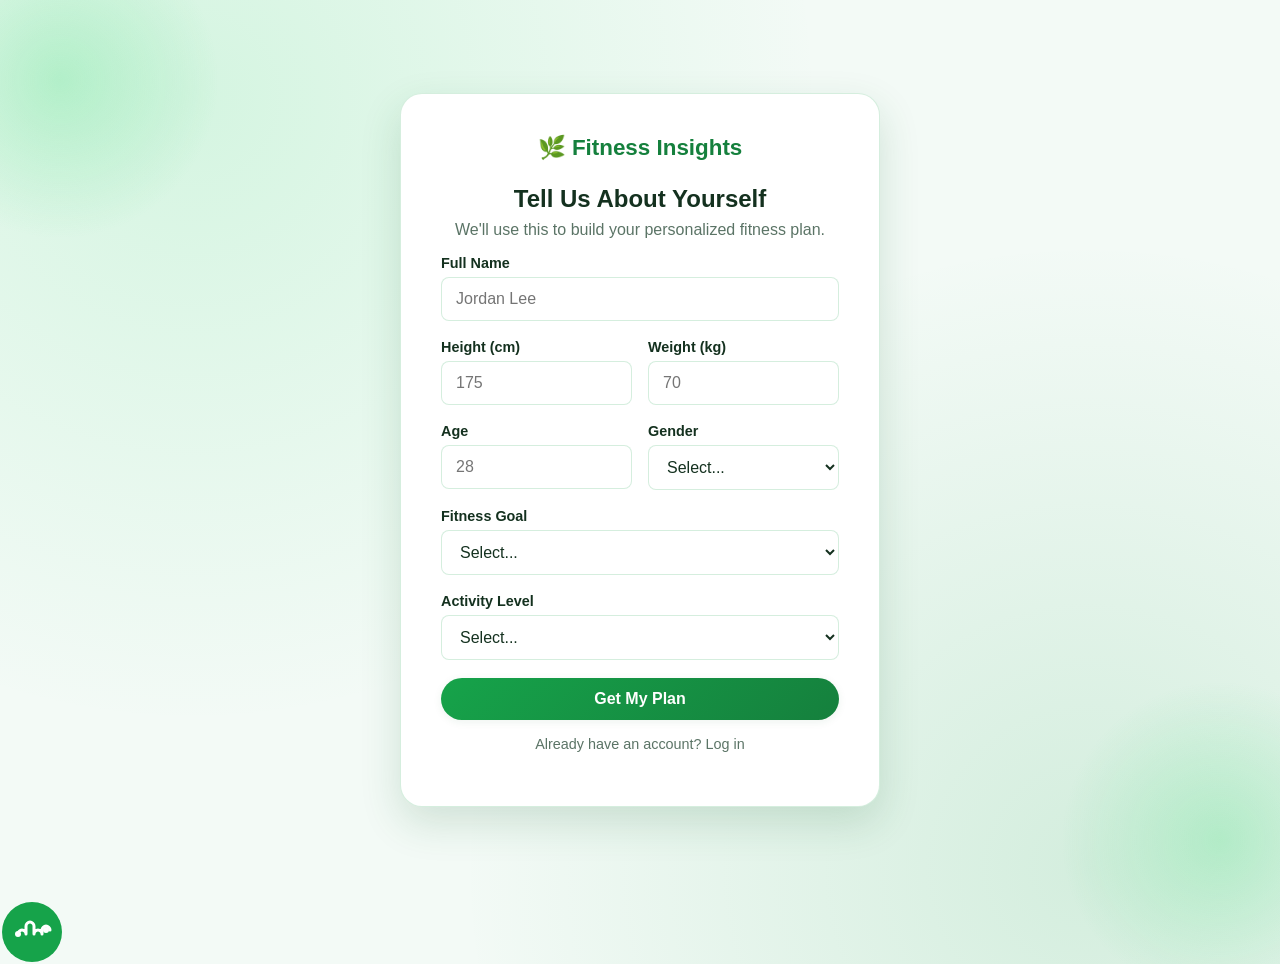
<file: index.html>
<!DOCTYPE html>
<html lang="en">
<head>
<meta charset="UTF-8">
<meta name="viewport" content="width=device-width, initial-scale=1.0">
<title>Fitness Insights - Get Started</title>
<link rel="stylesheet" href="css/style.css">
<link rel="stylesheet" href="css/responsive.css">
</head>
<body data-page="index">

<div class="auth-shell">
  <div class="auth-card">
    <a href="index.html" class="auth-brand">🌿 Fitness Insights</a>
    <h1 id="form-title">Tell Us About Yourself</h1>
    <p style="text-align:center;color:var(--color-text-muted);margin-top:-8px;">We'll use this to build your personalized fitness plan.</p>

    <form id="fitness-form" novalidate>
      <div class="form-group">
        <label for="fullName">Full Name</label>
        <input type="text" id="fullName" name="fullName" placeholder="Jordan Lee" required>
      </div>

      <div class="form-row">
        <div class="form-group">
          <label for="height">Height (cm)</label>
          <input type="number" id="height" name="height" min="100" max="250" placeholder="175" required>
        </div>
        <div class="form-group">
          <label for="weight">Weight (kg)</label>
          <input type="number" id="weight" name="weight" min="30" max="300" placeholder="70" required>
        </div>
      </div>

      <div class="form-row">
        <div class="form-group">
          <label for="age">Age</label>
          <input type="number" id="age" name="age" min="10" max="100" placeholder="28" required>
        </div>
        <div class="form-group">
          <label for="gender">Gender</label>
          <select id="gender" name="gender" required>
            <option value="" disabled selected>Select...</option>
            <option value="male">Male</option>
            <option value="female">Female</option>
          </select>
        </div>
      </div>

      <div class="form-group">
        <label for="goal">Fitness Goal</label>
        <select id="goal" name="goal" required>
          <option value="" disabled selected>Select...</option>
          <option value="lose-weight">Lose Weight</option>
          <option value="gain-muscle">Gain Muscle</option>
          <option value="maintain">Maintain Weight</option>
          <option value="endurance">Improve Endurance</option>
        </select>
      </div>

      <div class="form-group">
        <label for="activityLevel">Activity Level</label>
        <select id="activityLevel" name="activityLevel" required>
          <option value="" disabled selected>Select...</option>
          <option value="sedentary">Sedentary (little or no exercise)</option>
          <option value="light">Lightly Active (1-3 days/week)</option>
          <option value="moderate">Moderately Active (3-5 days/week)</option>
          <option value="active">Active (6-7 days/week)</option>
          <option value="very-active">Very Active (hard exercise daily)</option>
        </select>
      </div>

      <button type="submit" class="btn btn-primary btn-block">Get My Plan</button>
    </form>

    <p class="auth-switch">Already have an account? <a href="login.html">Log in</a></p>
  </div>
</div>

<script src="js/data.js"></script>
<script src="js/bmi.js"></script>
<script src="js/recommendation.js"></script>
<script src="js/app.js"></script>
<script src="logo.js"></script>
</body>
</html>
</file>
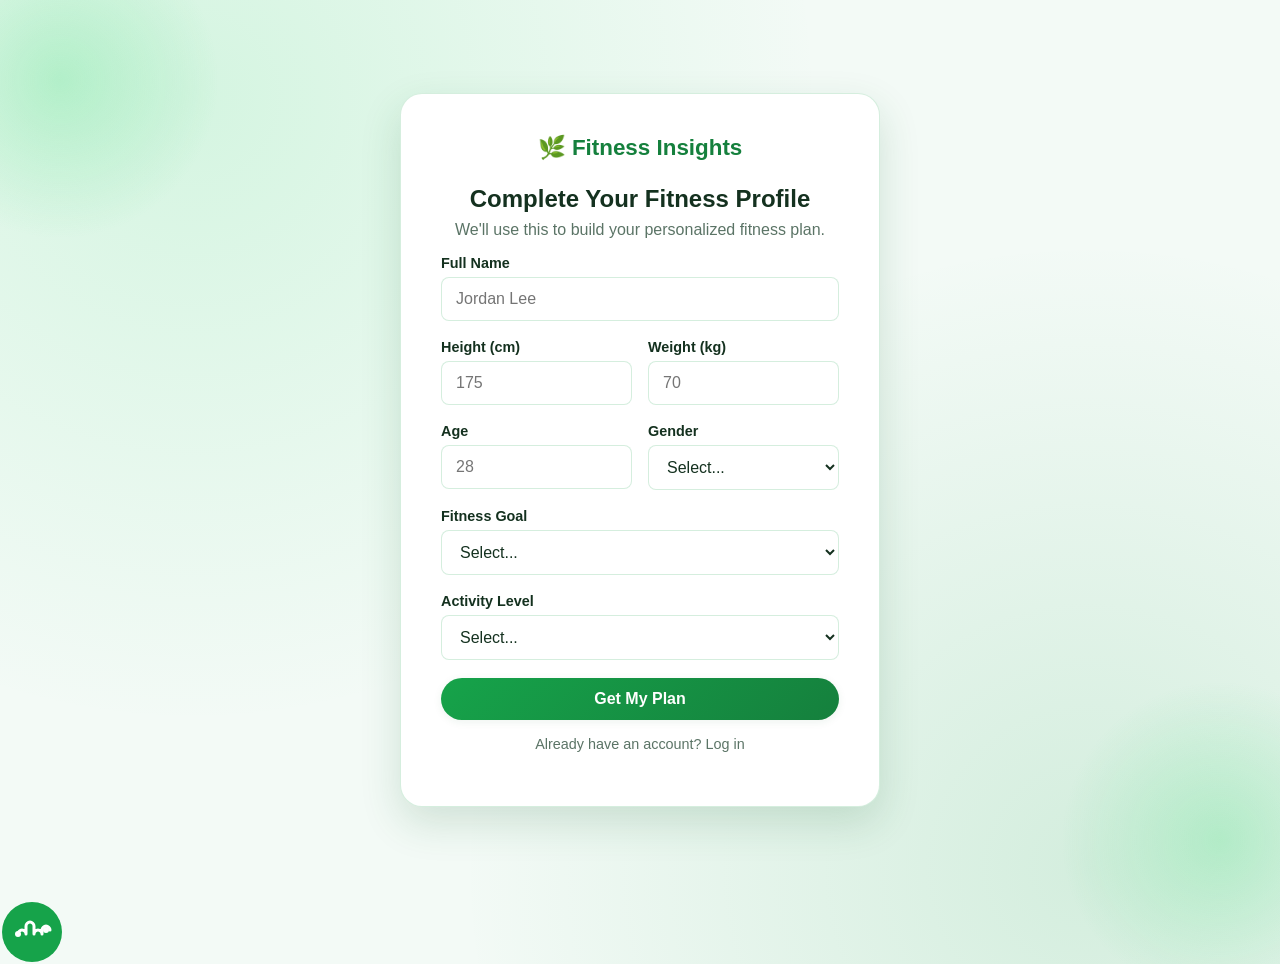
<file: calories.html>
<!DOCTYPE html>
<html lang="en">
<head>
<meta charset="UTF-8">
<meta name="viewport" content="width=device-width, initial-scale=1.0">
<title>Fitness Insights - Calories</title>
<link rel="stylesheet" href="css/style.css">
<link rel="stylesheet" href="css/responsive.css">
</head>
<body data-page="calories">

<nav class="top-nav">
  <div class="nav-container">
    <a href="home.html" class="nav-brand">🌿 Fitness Insights</a>
    <button class="nav-toggle" id="nav-toggle" aria-label="Toggle navigation">☰</button>
    <ul class="nav-links" id="nav-links">
      <li><a href="home.html">Home</a></li>
      <li><a href="profile.html">Profile</a></li>
      <li><a href="workout.html">Workout</a></li>
      <li><a href="exercises.html">Exercises</a></li>
      <li><a href="nutrition.html">Nutrition</a></li>
      <li><a href="calories.html">Calories</a></li>
      <li><a href="schedule.html">Schedule</a></li>
      <li><a href="level.html">Level</a></li>
    </ul>
    <div class="nav-user" id="nav-user-badge"></div>
  </div>
</nav>

<div class="container page-shell">
  <div class="page-header">
    <h1>Your Calorie Targets</h1>
    <p>Calculated from the Mifflin-St Jeor equation using your stored profile.</p>
  </div>

  <div class="profile-summary-grid" style="margin-bottom:24px;">
    <div class="profile-stat"><span class="stat-label">Weight</span><span class="stat-value" id="calories-weight">-</span></div>
    <div class="profile-stat"><span class="stat-label">Height</span><span class="stat-value" id="calories-height">-</span></div>
    <div class="profile-stat"><span class="stat-label">BMI</span><span class="stat-value" id="calories-bmi">-</span></div>
  </div>

  <div class="card-grid">
    <div class="card">
      <h2>BMR</h2>
      <p style="font-size:1.5rem; font-weight:800; color:var(--color-primary-dark);" id="calories-bmr">-</p>
      <p>Calories your body burns at complete rest.</p>
    </div>
    <div class="card">
      <h2>Maintenance</h2>
      <p style="font-size:1.5rem; font-weight:800; color:var(--color-primary-dark);" id="calories-maintenance">-</p>
      <p>Calories to maintain your current weight.</p>
    </div>
    <div class="card">
      <h2>Weight Loss</h2>
      <p style="font-size:1.5rem; font-weight:800; color:var(--color-primary-dark);" id="calories-loss">-</p>
      <p>A ~500 kcal deficit for steady fat loss.</p>
    </div>
    <div class="card">
      <h2>Weight Gain</h2>
      <p style="font-size:1.5rem; font-weight:800; color:var(--color-primary-dark);" id="calories-gain">-</p>
      <p>A ~500 kcal surplus for lean muscle gain.</p>
    </div>
  </div>

  <div class="page-stepper">
    <a href="nutrition.html" class="btn btn-outline btn-sm">← Back: Nutrition</a>
    <a href="schedule.html" class="btn btn-primary btn-sm">Next: Schedule →</a>
  </div>
</div>

<nav class="bottom-nav">
  <a href="home.html" class="bottom-nav-item">🏠<span>Home</span></a>
  <a href="workout.html" class="bottom-nav-item">🏋️<span>Workouts</span></a>
  <a href="exercises.html" class="bottom-nav-item">💪<span>Exercises</span></a>
  <a href="calories.html" class="bottom-nav-item">🔥<span>Calories</span></a>
  <a href="profile.html" class="bottom-nav-item">👤<span>Profile</span></a>
  <a href="level.html" class="bottom-nav-item">🏆<span>Level</span></a>
</nav>

<script src="js/data.js"></script>
<script src="js/bmi.js"></script>
<script src="js/recommendation.js"></script>
<script src="js/calories.js"></script>
<script src="js/app.js"></script>
<script src="logo.js"></script>
</body>
</html>
</file>
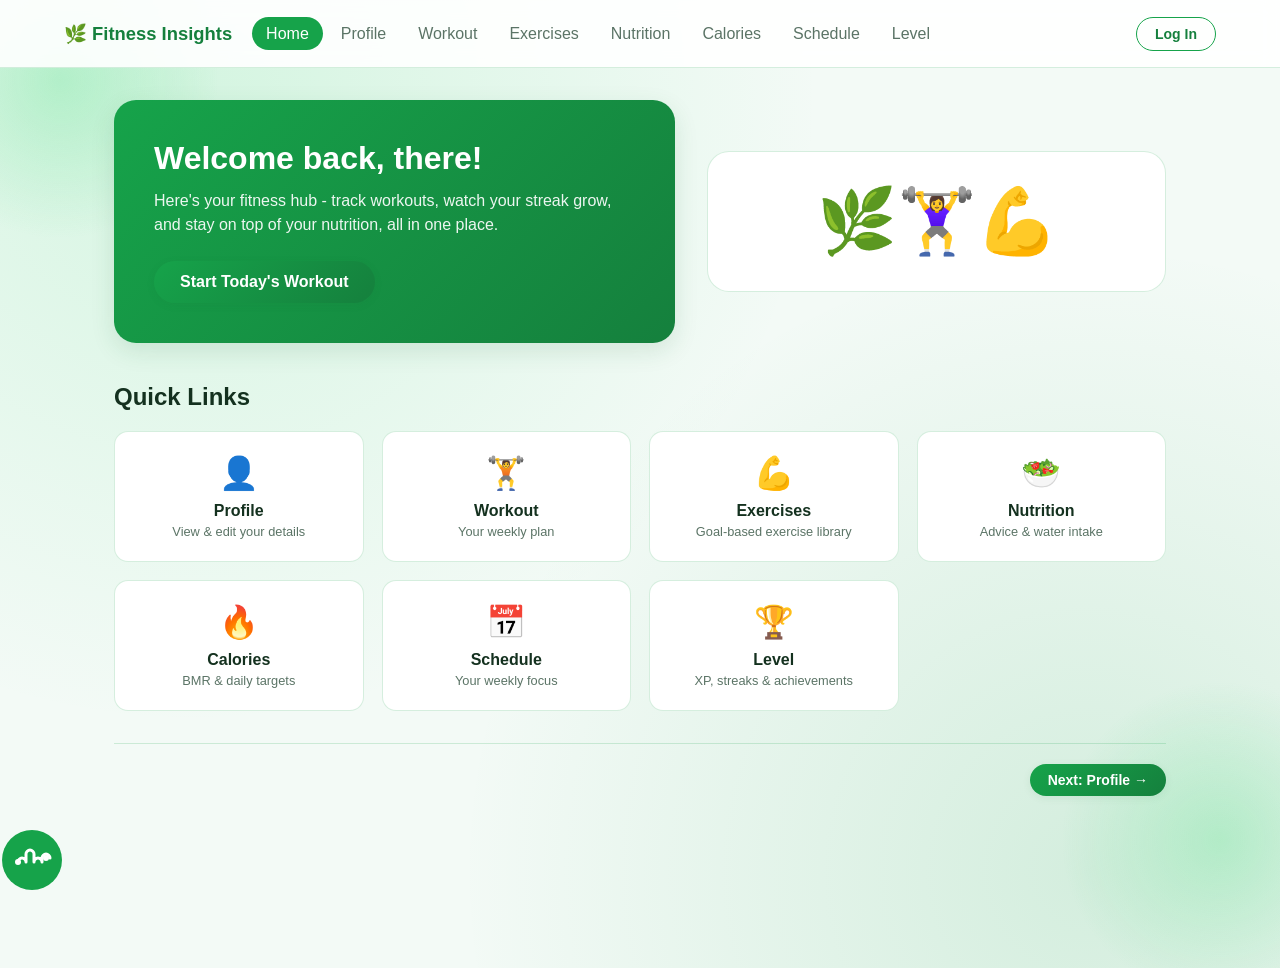
<file: home.html>
<!DOCTYPE html>
<html lang="en">
<head>
<meta charset="UTF-8">
<meta name="viewport" content="width=device-width, initial-scale=1.0">
<title>Fitness Insights - Home</title>
<link rel="stylesheet" href="css/style.css">
<link rel="stylesheet" href="css/responsive.css">
<link rel="stylesheet" href="css/home.css">
</head>
<body data-page="home">

<nav class="top-nav">
  <div class="nav-container">
    <a href="home.html" class="nav-brand">🌿 Fitness Insights</a>
    <button class="nav-toggle" id="nav-toggle" aria-label="Toggle navigation">☰</button>
    <ul class="nav-links" id="nav-links">
      <li><a href="home.html">Home</a></li>
      <li><a href="profile.html">Profile</a></li>
      <li><a href="workout.html">Workout</a></li>
      <li><a href="exercises.html">Exercises</a></li>
      <li><a href="nutrition.html">Nutrition</a></li>
      <li><a href="calories.html">Calories</a></li>
      <li><a href="schedule.html">Schedule</a></li>
      <li><a href="level.html">Level</a></li>
    </ul>
    <div class="nav-user" id="nav-user-badge"></div>
  </div>
</nav>

<div class="container page-shell">

  <section class="home-hero">
    <div class="home-hero-panel">
      <h1>Welcome back, <span id="home-hero-name">there</span>!</h1>
      <p>Here's your fitness hub - track workouts, watch your streak grow, and stay on top of your nutrition, all in one place.</p>
      <a href="workout.html" class="btn btn-primary">Start Today's Workout</a>
    </div>
    <div class="home-hero-art">🌿🏋️‍♀️💪</div>
  </section>

  <h2>Quick Links</h2>
  <div class="quick-links-grid">
    <a class="quick-link-card" href="profile.html">
      <span class="quick-link-icon">👤</span>
      <h3>Profile</h3>
      <p>View & edit your details</p>
    </a>
    <a class="quick-link-card" href="workout.html">
      <span class="quick-link-icon">🏋️</span>
      <h3>Workout</h3>
      <p>Your weekly plan</p>
    </a>
    <a class="quick-link-card" href="exercises.html">
      <span class="quick-link-icon">💪</span>
      <h3>Exercises</h3>
      <p>Goal-based exercise library</p>
    </a>
    <a class="quick-link-card" href="nutrition.html">
      <span class="quick-link-icon">🥗</span>
      <h3>Nutrition</h3>
      <p>Advice & water intake</p>
    </a>
    <a class="quick-link-card" href="calories.html">
      <span class="quick-link-icon">🔥</span>
      <h3>Calories</h3>
      <p>BMR & daily targets</p>
    </a>
    <a class="quick-link-card" href="schedule.html">
      <span class="quick-link-icon">📅</span>
      <h3>Schedule</h3>
      <p>Your weekly focus</p>
    </a>
    <a class="quick-link-card" href="level.html">
      <span class="quick-link-icon">🏆</span>
      <h3>Level</h3>
      <p>XP, streaks & achievements</p>
    </a>
  </div>

  <div class="page-stepper">
    <span class="stepper-spacer"></span>
    <a href="profile.html" class="btn btn-primary btn-sm">Next: Profile →</a>
  </div>

</div>

<nav class="bottom-nav">
  <a href="home.html" class="bottom-nav-item">🏠<span>Home</span></a>
  <a href="workout.html" class="bottom-nav-item">🏋️<span>Workouts</span></a>
  <a href="exercises.html" class="bottom-nav-item">💪<span>Exercises</span></a>
  <a href="calories.html" class="bottom-nav-item">🔥<span>Calories</span></a>
  <a href="profile.html" class="bottom-nav-item">👤<span>Profile</span></a>
  <a href="level.html" class="bottom-nav-item">🏆<span>Level</span></a>
</nav>

<script src="js/app.js"></script>
<script src="logo.js"></script>
</body>
</html>
</file>
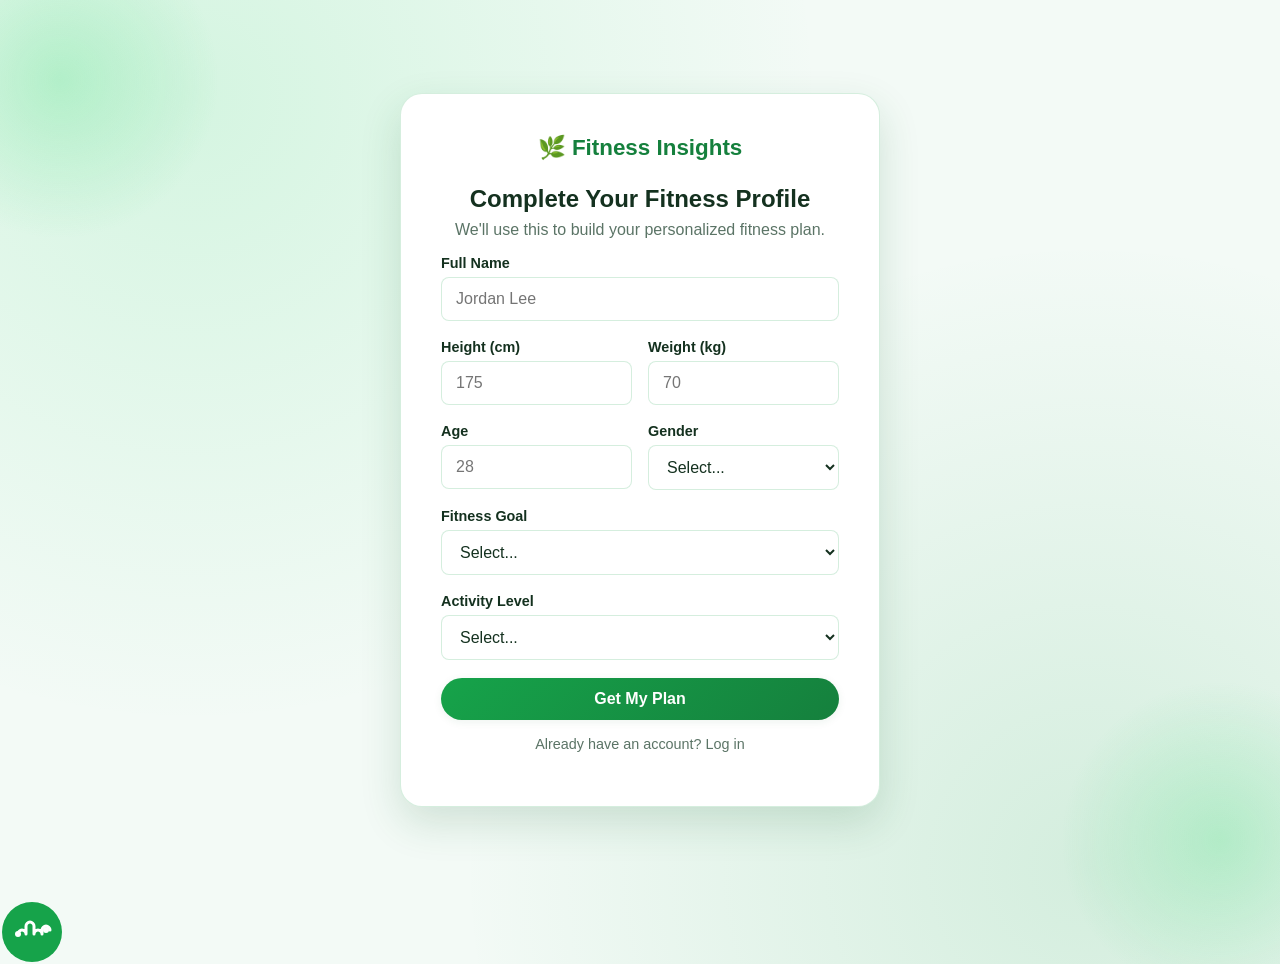
<file: level.html>
<!DOCTYPE html>
<html lang="en">
<head>
<meta charset="UTF-8">
<meta name="viewport" content="width=device-width, initial-scale=1.0">
<title>Fitness Insights - Level</title>
<link rel="stylesheet" href="css/style.css">
<link rel="stylesheet" href="css/responsive.css">
<link rel="stylesheet" href="css/dashboard.css">
</head>
<body data-page="level">

<nav class="top-nav">
  <div class="nav-container">
    <a href="home.html" class="nav-brand">🌿 Fitness Insights</a>
    <button class="nav-toggle" id="nav-toggle" aria-label="Toggle navigation">☰</button>
    <ul class="nav-links" id="nav-links">
      <li><a href="home.html">Home</a></li>
      <li><a href="profile.html">Profile</a></li>
      <li><a href="workout.html">Workout</a></li>
      <li><a href="exercises.html">Exercises</a></li>
      <li><a href="nutrition.html">Nutrition</a></li>
      <li><a href="calories.html">Calories</a></li>
      <li><a href="schedule.html">Schedule</a></li>
      <li><a href="level.html">Level</a></li>
    </ul>
    <div class="nav-user" id="nav-user-badge"></div>
  </div>
</nav>

<div class="container page-shell">
  <div class="page-header">
    <h1>Your Progress</h1>
    <p>Commitment, level, streak, and achievements - all in one dashboard.</p>
  </div>

  <div class="card-grid" style="margin-bottom:28px;">
    <div class="glass-card" style="text-align:center;">
      <h2>Commitment</h2>
      <div class="commitment-ring-wrap">
        <svg width="160" height="160" viewBox="0 0 140 140">
          <circle class="commitment-ring-track" cx="70" cy="70" r="54"></circle>
          <circle class="commitment-ring-progress" id="commitment-ring-progress" cx="70" cy="70" r="54"></circle>
        </svg>
        <span class="commitment-ring-label" id="commitment-ring-label">0%</span>
      </div>
    </div>

    <div class="glass-card">
      <h2>Level</h2>
      <p style="font-size:1.6rem; font-weight:800; color:var(--color-primary-dark);" id="level-badge-name">Bronze</p>
      <div class="progress-bar-track"><div class="progress-bar-fill" id="level-xp-bar-fill"></div></div>
      <p id="level-xp-text" style="margin-bottom:0; color:var(--color-text-muted); font-size:0.85rem;">0 / 200 XP to Silver</p>
    </div>

    <div class="glass-card">
      <h2>Streak</h2>
      <p style="font-size:1.6rem; font-weight:800; color:var(--color-primary-dark);" id="streak-count">0 days</p>
      <p style="color:var(--color-text-muted); font-size:0.85rem;">Keep completing workouts daily to grow your streak.</p>
    </div>
  </div>

  <div class="profile-summary-grid" style="margin-bottom:28px;">
    <div class="profile-stat"><span class="stat-label">Completed This Week</span><span class="stat-value" id="stat-completed">0</span></div>
    <div class="profile-stat"><span class="stat-label">Remaining This Week</span><span class="stat-value" id="stat-remaining">0</span></div>
    <div class="profile-stat"><span class="stat-label">Calories Burned</span><span class="stat-value" id="stat-calories">0 kcal</span></div>
    <div class="profile-stat"><span class="stat-label">Total XP</span><span class="stat-value" id="stat-total-xp">0 XP</span></div>
  </div>

  <div class="card-grid" style="margin-bottom:28px;">
    <div class="card">
      <h2>Weekly Progress</h2>
      <div class="progress-bar-track"><div class="progress-bar-fill" id="weekly-progress-bar"></div></div>
    </div>
    <div class="card">
      <h2>Monthly Progress</h2>
      <div class="progress-bar-track"><div class="progress-bar-fill" id="monthly-progress-bar"></div></div>
    </div>
    <div class="card">
      <h2>XP Progress</h2>
      <div class="progress-bar-track"><div class="progress-bar-fill" id="xp-progress-bar"></div></div>
    </div>
  </div>

  <section>
    <h2>Achievements</h2>
    <div class="achievements-grid" id="achievements-grid"></div>
  </section>

  <div class="page-stepper">
    <a href="schedule.html" class="btn btn-outline btn-sm">← Back: Schedule</a>
    <a href="home.html" class="btn btn-primary btn-sm">Next: Home →</a>
  </div>
</div>

<nav class="bottom-nav">
  <a href="home.html" class="bottom-nav-item">🏠<span>Home</span></a>
  <a href="workout.html" class="bottom-nav-item">🏋️<span>Workouts</span></a>
  <a href="exercises.html" class="bottom-nav-item">💪<span>Exercises</span></a>
  <a href="calories.html" class="bottom-nav-item">🔥<span>Calories</span></a>
  <a href="profile.html" class="bottom-nav-item">👤<span>Profile</span></a>
  <a href="level.html" class="bottom-nav-item">🏆<span>Level</span></a>
</nav>

<script src="js/data.js"></script>
<script src="js/app.js"></script>
<script src="js/fitness-state.js"></script>
<script src="js/level-page.js"></script>
<script src="logo.js"></script>
</body>
</html>
</file>
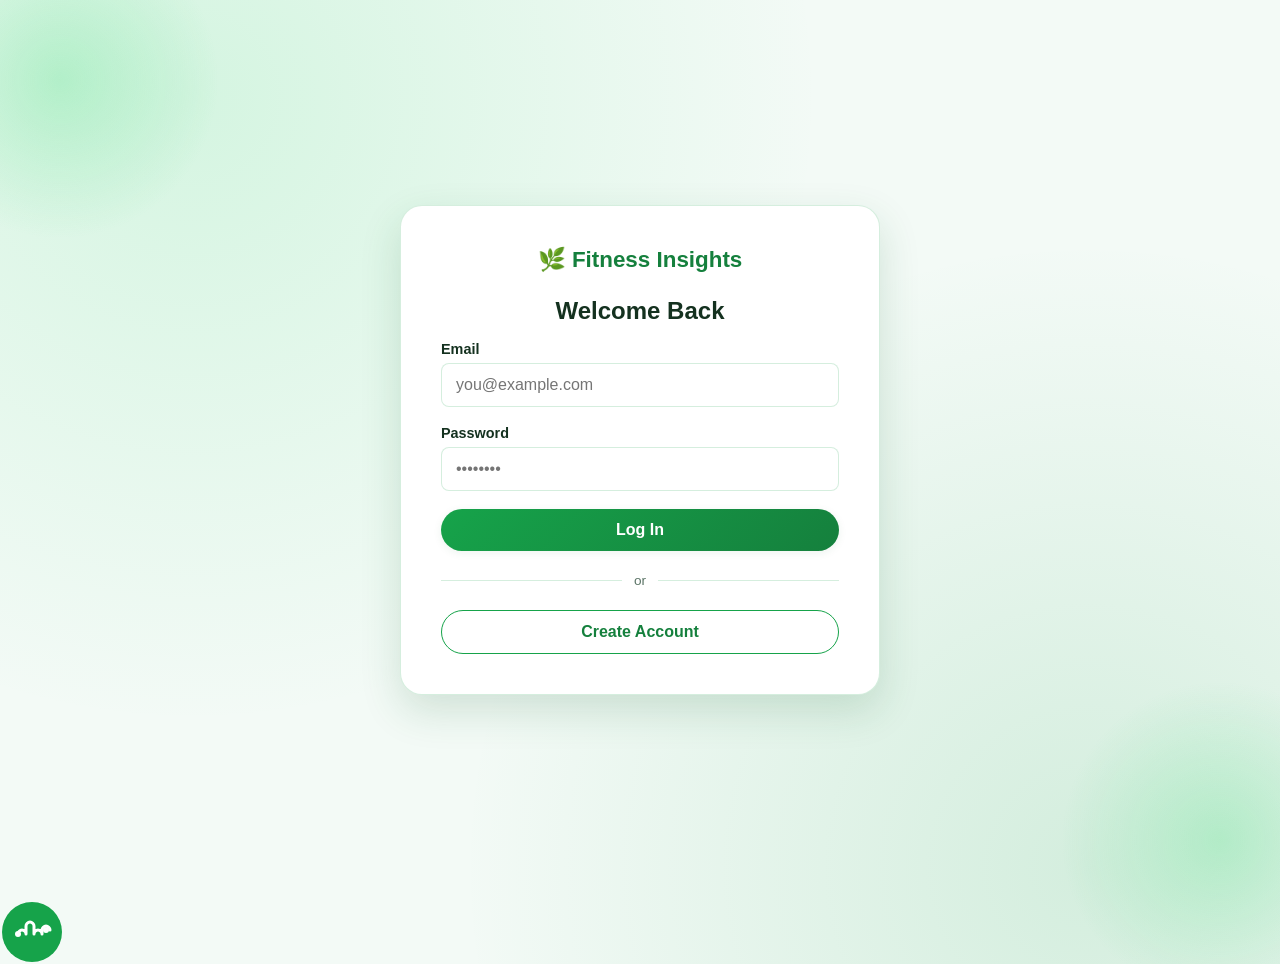
<file: login.html>
<!DOCTYPE html>
<html lang="en">
<head>
<meta charset="UTF-8">
<meta name="viewport" content="width=device-width, initial-scale=1.0">
<title>Fitness Insights - Log In</title>
<link rel="stylesheet" href="css/style.css">
<link rel="stylesheet" href="css/responsive.css">
</head>
<body data-page="login">

<div class="auth-shell">
  <div class="auth-card">
    <a href="index.html" class="auth-brand">🌿 Fitness Insights</a>
    <h1>Welcome Back</h1>

    <form id="login-form" novalidate>
      <div class="form-group">
        <label for="login-email">Email</label>
        <input type="email" id="login-email" name="email" placeholder="you@example.com" required>
      </div>
      <div class="form-group">
        <label for="login-password">Password</label>
        <input type="password" id="login-password" name="password" placeholder="••••••••" required>
      </div>
      <p class="form-error hidden" id="login-error"></p>
      <button type="submit" class="btn btn-primary btn-block">Log In</button>
    </form>

    <div class="auth-divider">or</div>
    <button type="button" class="btn btn-outline btn-block" id="show-register-btn">Create Account</button>

    <div class="hidden" id="inline-register-section" style="margin-top:24px;">
      <h1 style="font-size:1.2rem;">Create Your Account</h1>
      <form id="inline-register-form" novalidate>
        <div class="form-group">
          <label for="reg-fullname">Full Name</label>
          <input type="text" id="reg-fullname" name="fullName" placeholder="Jordan Lee" required>
        </div>
        <div class="form-group">
          <label for="reg-email">Email</label>
          <input type="email" id="reg-email" name="email" placeholder="you@example.com" required>
        </div>
        <div class="form-group">
          <label for="reg-password">Password</label>
          <input type="password" id="reg-password" name="password" minlength="6" placeholder="At least 6 characters" required>
        </div>
        <button type="submit" class="btn btn-primary btn-block">Create Account</button>
      </form>
    </div>
  </div>
</div>

<script src="js/app.js"></script>
<script src="logo.js"></script>
</body>
</html>
</file>
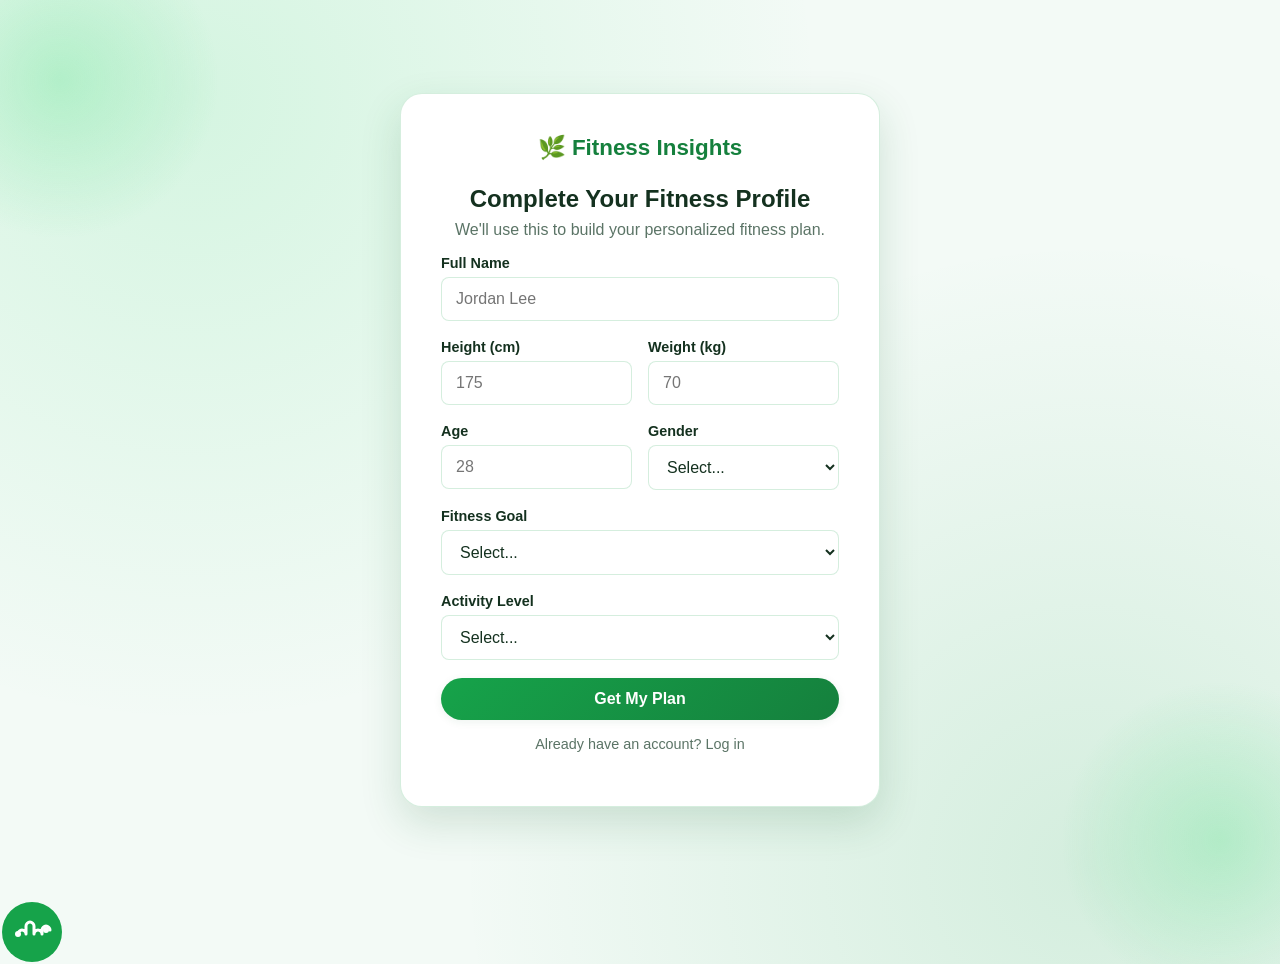
<file: nutrition.html>
<!DOCTYPE html>
<html lang="en">
<head>
<meta charset="UTF-8">
<meta name="viewport" content="width=device-width, initial-scale=1.0">
<title>Fitness Insights - Nutrition</title>
<link rel="stylesheet" href="css/style.css">
<link rel="stylesheet" href="css/responsive.css">
</head>
<body data-page="nutrition">

<nav class="top-nav">
  <div class="nav-container">
    <a href="home.html" class="nav-brand">🌿 Fitness Insights</a>
    <button class="nav-toggle" id="nav-toggle" aria-label="Toggle navigation">☰</button>
    <ul class="nav-links" id="nav-links">
      <li><a href="home.html">Home</a></li>
      <li><a href="profile.html">Profile</a></li>
      <li><a href="workout.html">Workout</a></li>
      <li><a href="exercises.html">Exercises</a></li>
      <li><a href="nutrition.html">Nutrition</a></li>
      <li><a href="calories.html">Calories</a></li>
      <li><a href="schedule.html">Schedule</a></li>
      <li><a href="level.html">Level</a></li>
    </ul>
    <div class="nav-user" id="nav-user-badge"></div>
  </div>
</nav>

<div class="container page-shell">
  <div class="page-header">
    <h1>Nutrition for <span id="nutrition-goal-label">Your Goal</span></h1>
    <p>Fuel your body the right way to support your fitness goal.</p>
  </div>

  <section class="card" style="margin-bottom:24px;">
    <h2>Advice</h2>
    <p id="nutrition-advice">-</p>
    <ul class="tips-list" id="nutrition-tips"></ul>
  </section>

  <section class="card">
    <h2>Recommended Water Intake</h2>
    <p style="font-size:1.6rem; font-weight:800; color:var(--color-primary-dark);" id="water-intake">-</p>
  </section>

  <div class="page-stepper">
    <a href="exercises.html" class="btn btn-outline btn-sm">← Back: Exercises</a>
    <a href="calories.html" class="btn btn-primary btn-sm">Next: Calories →</a>
  </div>
</div>

<nav class="bottom-nav">
  <a href="home.html" class="bottom-nav-item">🏠<span>Home</span></a>
  <a href="workout.html" class="bottom-nav-item">🏋️<span>Workouts</span></a>
  <a href="exercises.html" class="bottom-nav-item">💪<span>Exercises</span></a>
  <a href="calories.html" class="bottom-nav-item">🔥<span>Calories</span></a>
  <a href="profile.html" class="bottom-nav-item">👤<span>Profile</span></a>
  <a href="level.html" class="bottom-nav-item">🏆<span>Level</span></a>
</nav>

<script src="js/data.js"></script>
<script src="js/bmi.js"></script>
<script src="js/recommendation.js"></script>
<script src="js/app.js"></script>
<script src="logo.js"></script>
</body>
</html>
</file>
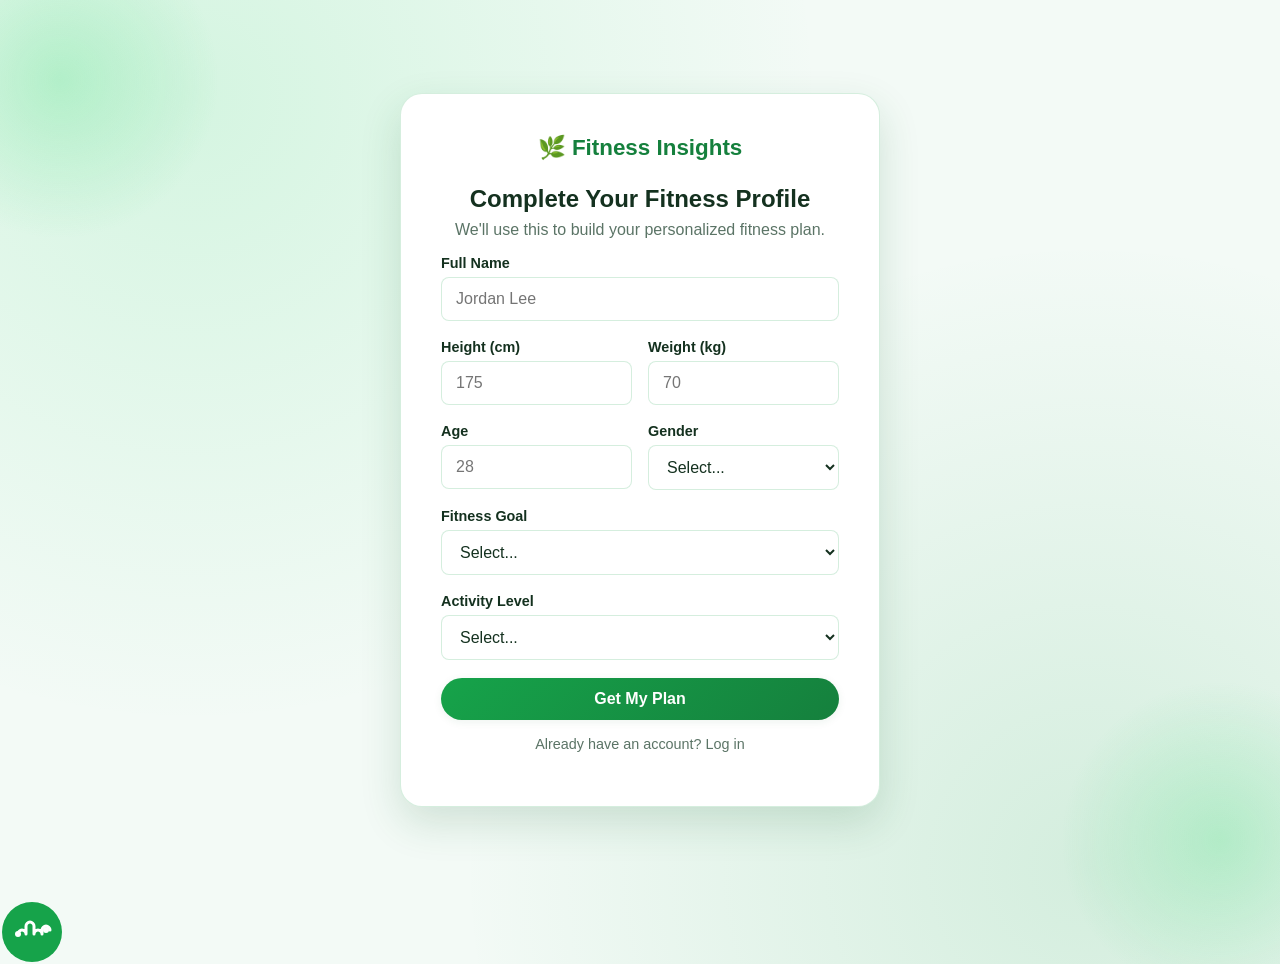
<file: profile.html>
<!DOCTYPE html>
<html lang="en">
<head>
<meta charset="UTF-8">
<meta name="viewport" content="width=device-width, initial-scale=1.0">
<title>Fitness Insights - Profile</title>
<link rel="stylesheet" href="css/style.css">
<link rel="stylesheet" href="css/responsive.css">
</head>
<body data-page="profile">

<nav class="top-nav">
  <div class="nav-container">
    <a href="home.html" class="nav-brand">🌿 Fitness Insights</a>
    <button class="nav-toggle" id="nav-toggle" aria-label="Toggle navigation">☰</button>
    <ul class="nav-links" id="nav-links">
      <li><a href="home.html">Home</a></li>
      <li><a href="profile.html">Profile</a></li>
      <li><a href="workout.html">Workout</a></li>
      <li><a href="exercises.html">Exercises</a></li>
      <li><a href="nutrition.html">Nutrition</a></li>
      <li><a href="calories.html">Calories</a></li>
      <li><a href="schedule.html">Schedule</a></li>
      <li><a href="level.html">Level</a></li>
    </ul>
    <div class="nav-user" id="nav-user-badge"></div>
  </div>
</nav>

<div class="container page-shell">
  <div class="page-header">
    <h1>Your Profile</h1>
    <p>Review and update the details behind your fitness plan.</p>
  </div>

  <div class="card" id="profile-view">
    <h2 id="summary-name">-</h2>
    <div class="profile-summary-grid">
      <div class="profile-stat"><span class="stat-label">Email</span><span class="stat-value" id="summary-email">-</span></div>
      <div class="profile-stat"><span class="stat-label">Height</span><span class="stat-value" id="summary-height">-</span></div>
      <div class="profile-stat"><span class="stat-label">Weight</span><span class="stat-value" id="summary-weight">-</span></div>
      <div class="profile-stat"><span class="stat-label">Age</span><span class="stat-value" id="summary-age">-</span></div>
      <div class="profile-stat"><span class="stat-label">Gender</span><span class="stat-value" id="summary-gender">-</span></div>
      <div class="profile-stat"><span class="stat-label">Goal</span><span class="stat-value" id="summary-goal">-</span></div>
      <div class="profile-stat"><span class="stat-label">Activity Level</span><span class="stat-value" id="summary-activity">-</span></div>
      <div class="profile-stat"><span class="stat-label">BMI</span><span class="stat-value" id="summary-bmi">-</span></div>
      <div class="profile-stat"><span class="stat-label">BMI Category</span><span class="stat-value" id="summary-bmi-category">-</span></div>
    </div>
    <button type="button" class="btn btn-primary" id="edit-profile-btn" style="margin-top:20px;">Edit Profile</button>
  </div>

  <div class="card hidden" id="profile-edit-section" style="margin-top:24px;">
    <h2>Edit Profile</h2>
    <form id="profile-edit-form" novalidate>
      <div class="form-group">
        <label for="edit-fullName">Full Name</label>
        <input type="text" id="edit-fullName" name="fullName" required>
      </div>
      <div class="form-row">
        <div class="form-group">
          <label for="edit-height">Height (cm)</label>
          <input type="number" id="edit-height" name="height" min="100" max="250" required>
        </div>
        <div class="form-group">
          <label for="edit-weight">Weight (kg)</label>
          <input type="number" id="edit-weight" name="weight" min="30" max="300" required>
        </div>
      </div>
      <div class="form-row">
        <div class="form-group">
          <label for="edit-age">Age</label>
          <input type="number" id="edit-age" name="age" min="10" max="100" required>
        </div>
        <div class="form-group">
          <label for="edit-gender">Gender</label>
          <select id="edit-gender" name="gender" required>
            <option value="male">Male</option>
            <option value="female">Female</option>
          </select>
        </div>
      </div>
      <div class="form-group">
        <label for="edit-goal">Fitness Goal</label>
        <select id="edit-goal" name="goal" required>
          <option value="lose-weight">Lose Weight</option>
          <option value="gain-muscle">Gain Muscle</option>
          <option value="maintain">Maintain Weight</option>
          <option value="endurance">Improve Endurance</option>
        </select>
      </div>
      <div class="form-group">
        <label for="edit-activityLevel">Activity Level</label>
        <select id="edit-activityLevel" name="activityLevel" required>
          <option value="sedentary">Sedentary (little or no exercise)</option>
          <option value="light">Lightly Active (1-3 days/week)</option>
          <option value="moderate">Moderately Active (3-5 days/week)</option>
          <option value="active">Active (6-7 days/week)</option>
          <option value="very-active">Very Active (hard exercise daily)</option>
        </select>
      </div>
      <div style="display:flex; gap:12px;">
        <button type="submit" class="btn btn-primary">Save Changes</button>
        <button type="button" class="btn btn-outline" id="cancel-edit-btn">Cancel</button>
      </div>
    </form>
  </div>

  <div class="page-stepper">
    <a href="home.html" class="btn btn-outline btn-sm">← Back: Home</a>
    <a href="workout.html" class="btn btn-primary btn-sm">Next: Workout →</a>
  </div>
</div>

<nav class="bottom-nav">
  <a href="home.html" class="bottom-nav-item">🏠<span>Home</span></a>
  <a href="workout.html" class="bottom-nav-item">🏋️<span>Workouts</span></a>
  <a href="exercises.html" class="bottom-nav-item">💪<span>Exercises</span></a>
  <a href="calories.html" class="bottom-nav-item">🔥<span>Calories</span></a>
  <a href="profile.html" class="bottom-nav-item">👤<span>Profile</span></a>
  <a href="level.html" class="bottom-nav-item">🏆<span>Level</span></a>
</nav>

<script src="js/data.js"></script>
<script src="js/bmi.js"></script>
<script src="js/app.js"></script>
<script src="js/profile-page.js"></script>
<script src="logo.js"></script>
</body>
</html>
</file>
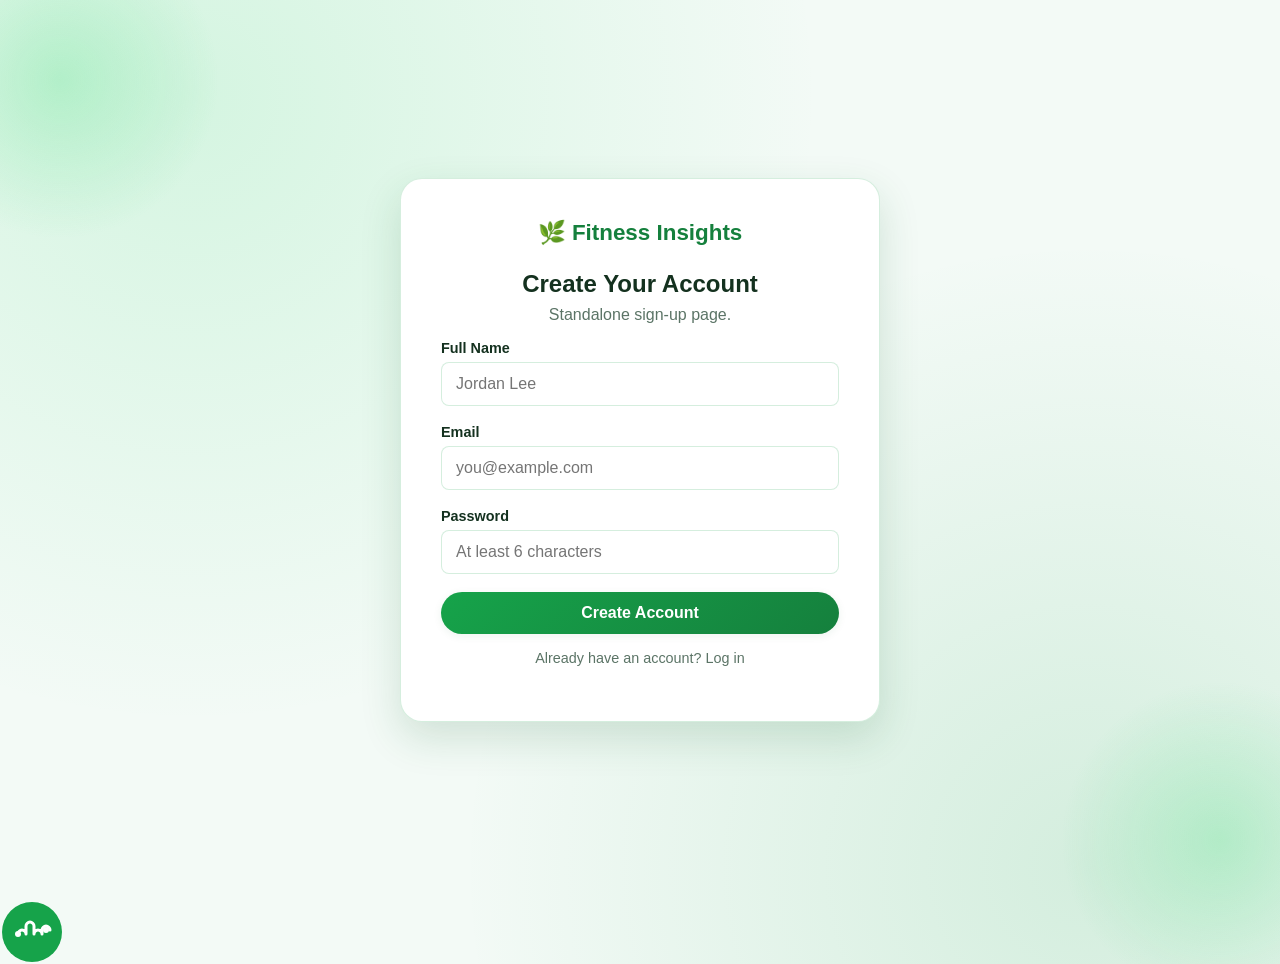
<file: register.html>
<!DOCTYPE html>
<html lang="en">
<head>
<meta charset="UTF-8">
<meta name="viewport" content="width=device-width, initial-scale=1.0">
<title>Fitness Insights - Create Account</title>
<link rel="stylesheet" href="css/style.css">
<link rel="stylesheet" href="css/responsive.css">
</head>
<body data-page="register">

<div class="auth-shell">
  <div class="auth-card">
    <a href="login.html" class="auth-brand">🌿 Fitness Insights</a>
    <h1>Create Your Account</h1>
    <p style="text-align:center;color:var(--color-text-muted);margin-top:-8px;">Standalone sign-up page.</p>

    <form id="register-form" novalidate>
      <div class="form-group">
        <label for="fullName">Full Name</label>
        <input type="text" id="fullName" name="fullName" placeholder="Jordan Lee" required>
      </div>
      <div class="form-group">
        <label for="email">Email</label>
        <input type="email" id="email" name="email" placeholder="you@example.com" required>
      </div>
      <div class="form-group">
        <label for="password">Password</label>
        <input type="password" id="password" name="password" minlength="6" placeholder="At least 6 characters" required>
      </div>
      <button type="submit" class="btn btn-primary btn-block">Create Account</button>
    </form>

    <p class="auth-switch">Already have an account? <a href="login.html">Log in</a></p>
  </div>
</div>

<script src="js/app.js"></script>
<script src="logo.js"></script>
</body>
</html>
</file>
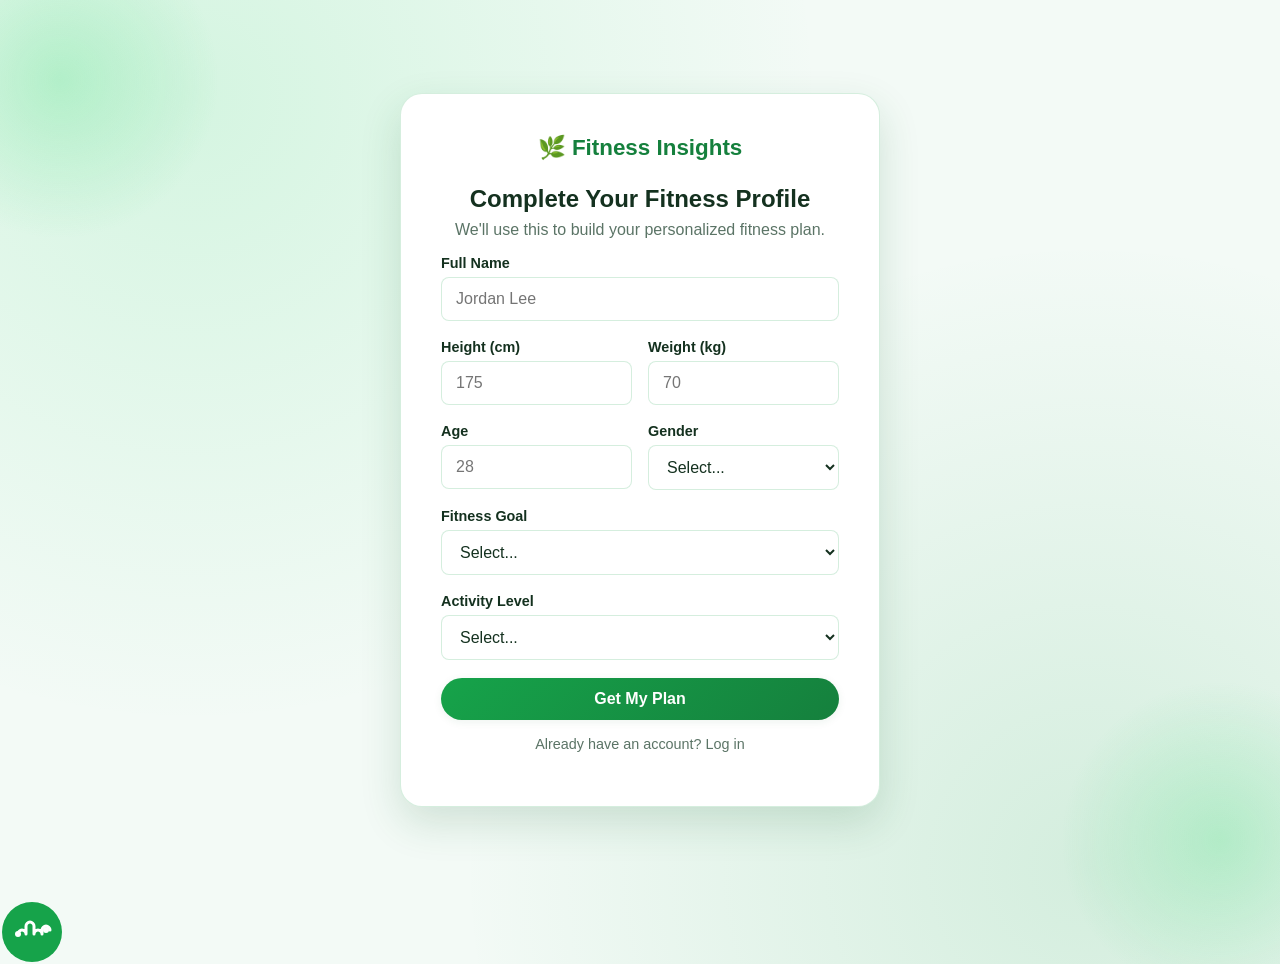
<file: result.html>
<!DOCTYPE html>
<html lang="en">
<head>
<meta charset="UTF-8">
<meta name="viewport" content="width=device-width, initial-scale=1.0">
<title>Fitness Insights - Your Results</title>
<link rel="stylesheet" href="css/style.css">
<link rel="stylesheet" href="css/responsive.css">
</head>
<body data-page="result">

<div class="container result-shell">

  <div style="display:flex; justify-content:space-between; align-items:center; margin-bottom:20px;">
    <a href="index.html" class="auth-brand" style="margin-bottom:0;">🌿 Fitness Insights</a>
    <a href="index.html" class="btn btn-outline btn-sm">← Back</a>
  </div>

  <div class="page-header">
    <h1>Hi <span id="summary-name-result">there</span>, here's your plan</h1>
    <p>Built from your profile - BMI, workouts, nutrition, and a weekly schedule.</p>
  </div>

  <nav class="result-nav">
    <a href="#bmi-section">BMI</a>
    <a href="#workout-section">Workout</a>
    <a href="#nutrition-section">Nutrition</a>
    <a href="#schedule-section">Schedule</a>
  </nav>

  <section class="card result-section" id="bmi-section">
    <h2>Your BMI</h2>
    <div class="bmi-badge">
      <span id="bmi-value">-</span>
      <span class="bmi-category" id="bmi-category">-</span>
    </div>
  </section>

  <section class="card result-section" id="workout-section">
    <h2 id="workout-title">-</h2>
    <p id="workout-description">-</p>
    <h3>Recommended Exercises</h3>
    <ul class="tips-list exercise-list" id="exercise-list"></ul>
    <h3>Cardio Advice</h3>
    <p id="cardio-advice">-</p>
  </section>

  <section class="card result-section" id="nutrition-section">
    <h2>Nutrition</h2>
    <p id="nutrition-summary">-</p>
    <ul class="tips-list" id="nutrition-tips"></ul>
    <p><strong>Recommended Water Intake:</strong> <span id="water-intake">-</span></p>
  </section>

  <section class="card result-section" id="schedule-section">
    <h2>Weekly Schedule</h2>
    <ul class="schedule-list" id="schedule-list"></ul>
  </section>

  <section class="motivation-banner result-section" id="motivation-quote">-</section>

</div>

<script src="js/data.js"></script>
<script src="js/bmi.js"></script>
<script src="js/recommendation.js"></script>
<script src="js/app.js"></script>
<script src="logo.js"></script>
</body>
</html>
</file>
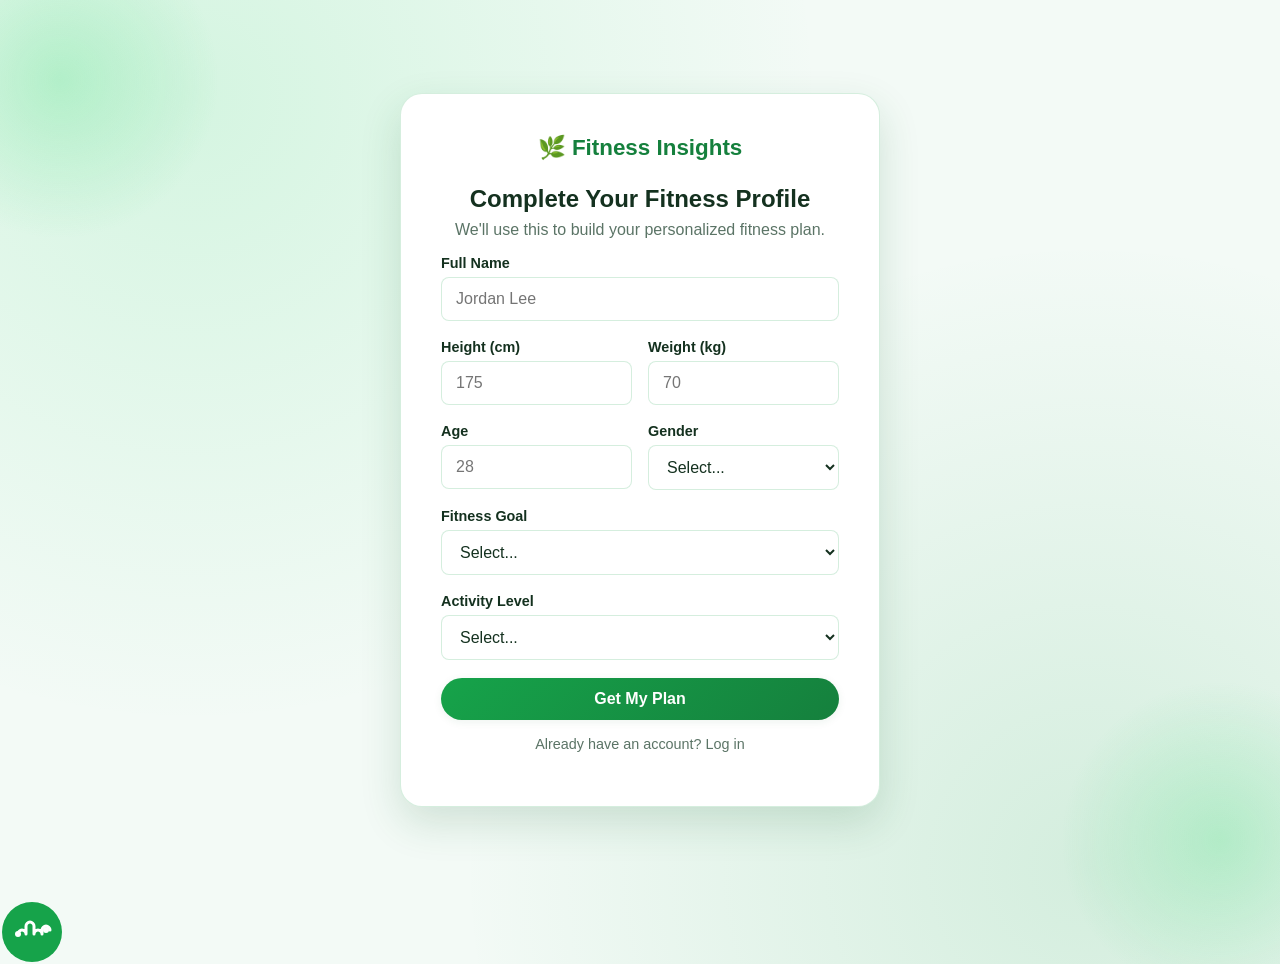
<file: schedule.html>
<!DOCTYPE html>
<html lang="en">
<head>
<meta charset="UTF-8">
<meta name="viewport" content="width=device-width, initial-scale=1.0">
<title>Fitness Insights - Schedule</title>
<link rel="stylesheet" href="css/style.css">
<link rel="stylesheet" href="css/responsive.css">
</head>
<body data-page="schedule">

<nav class="top-nav">
  <div class="nav-container">
    <a href="home.html" class="nav-brand">🌿 Fitness Insights</a>
    <button class="nav-toggle" id="nav-toggle" aria-label="Toggle navigation">☰</button>
    <ul class="nav-links" id="nav-links">
      <li><a href="home.html">Home</a></li>
      <li><a href="profile.html">Profile</a></li>
      <li><a href="workout.html">Workout</a></li>
      <li><a href="exercises.html">Exercises</a></li>
      <li><a href="nutrition.html">Nutrition</a></li>
      <li><a href="calories.html">Calories</a></li>
      <li><a href="schedule.html">Schedule</a></li>
      <li><a href="level.html">Level</a></li>
    </ul>
    <div class="nav-user" id="nav-user-badge"></div>
  </div>
</nav>

<div class="container page-shell">
  <div class="page-header">
    <h1>Your Weekly Schedule for <span id="schedule-goal-label">Your Goal</span></h1>
    <p>A day-by-day focus to keep your week on track.</p>
  </div>

  <section class="card" style="margin-bottom:24px;">
    <ul class="schedule-list" id="schedule-list"></ul>
  </section>

  <section class="motivation-banner" id="schedule-motivation">-</section>

  <div class="page-stepper">
    <a href="calories.html" class="btn btn-outline btn-sm">← Back: Calories</a>
    <a href="level.html" class="btn btn-primary btn-sm">Next: Level →</a>
  </div>
</div>

<nav class="bottom-nav">
  <a href="home.html" class="bottom-nav-item">🏠<span>Home</span></a>
  <a href="workout.html" class="bottom-nav-item">🏋️<span>Workouts</span></a>
  <a href="exercises.html" class="bottom-nav-item">💪<span>Exercises</span></a>
  <a href="calories.html" class="bottom-nav-item">🔥<span>Calories</span></a>
  <a href="profile.html" class="bottom-nav-item">👤<span>Profile</span></a>
  <a href="level.html" class="bottom-nav-item">🏆<span>Level</span></a>
</nav>

<script src="js/data.js"></script>
<script src="js/bmi.js"></script>
<script src="js/recommendation.js"></script>
<script src="js/app.js"></script>
<script src="logo.js"></script>
</body>
</html>
</file>
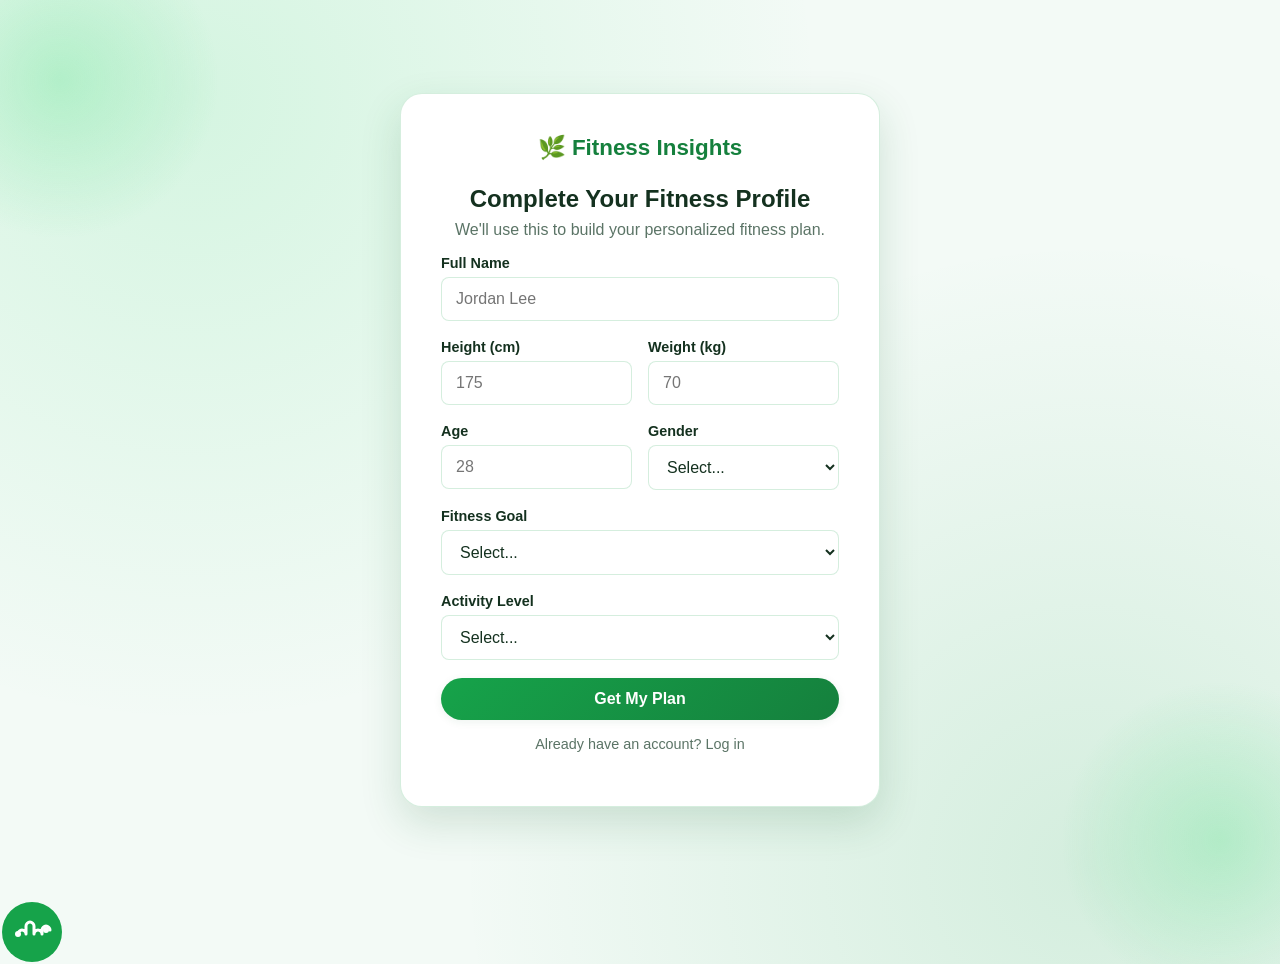
<file: workout.html>
<!DOCTYPE html>
<html lang="en">
<head>
<meta charset="UTF-8">
<meta name="viewport" content="width=device-width, initial-scale=1.0">
<title>Fitness Insights - Workout</title>
<link rel="stylesheet" href="css/style.css">
<link rel="stylesheet" href="css/responsive.css">
<link rel="stylesheet" href="css/dashboard.css">
</head>
<body data-page="workout">

<nav class="top-nav">
  <div class="nav-container">
    <a href="home.html" class="nav-brand">🌿 Fitness Insights</a>
    <button class="nav-toggle" id="nav-toggle" aria-label="Toggle navigation">☰</button>
    <ul class="nav-links" id="nav-links">
      <li><a href="home.html">Home</a></li>
      <li><a href="profile.html">Profile</a></li>
      <li><a href="workout.html">Workout</a></li>
      <li><a href="exercises.html">Exercises</a></li>
      <li><a href="nutrition.html">Nutrition</a></li>
      <li><a href="calories.html">Calories</a></li>
      <li><a href="schedule.html">Schedule</a></li>
      <li><a href="level.html">Level</a></li>
    </ul>
    <div class="nav-user" id="nav-user-badge"></div>
  </div>
</nav>

<div class="container page-shell">
  <div class="page-header">
    <h1 id="workout-title">Your Workout Plan</h1>
    <p id="workout-description">-</p>
  </div>

  <div class="dashboard-summary-bar">
    <div class="glass-card">
      <span class="summary-label">Total XP</span>
      <span class="summary-value" id="dashboard-total-xp">0 XP</span>
    </div>
    <div class="glass-card">
      <span class="summary-label">Streak</span>
      <span class="summary-value" id="dashboard-streak">0 days</span>
    </div>
    <div class="glass-card">
      <span class="summary-label">Level</span>
      <span class="summary-value" id="dashboard-level">Bronze</span>
    </div>
  </div>

  <section class="card" style="margin-bottom:28px;">
    <h2>Cardio Advice</h2>
    <p id="cardio-advice">-</p>
  </section>

  <section style="margin-bottom:32px;">
    <div style="display:flex; justify-content:space-between; align-items:center; margin-bottom:14px;">
      <h2 style="margin:0;">This Week's Workouts</h2>
      <button type="button" class="btn btn-outline btn-sm" id="reset-week-btn">Reset Week</button>
    </div>
    <div class="workout-cards-grid" id="workout-cards-grid"></div>
  </section>

  <section>
    <div style="display:flex; justify-content:space-between; align-items:center; margin-bottom:14px;">
      <h2 style="margin:0;">Your Editable Weekly Plan</h2>
      <button type="button" class="btn btn-primary btn-sm" id="add-exercise-btn">+ Add Exercise</button>
    </div>
    <div id="workout-plan-list"></div>
  </section>

  <div class="page-stepper">
    <a href="profile.html" class="btn btn-outline btn-sm">← Back: Profile</a>
    <a href="exercises.html" class="btn btn-primary btn-sm">Next: Exercises →</a>
  </div>
</div>

<nav class="bottom-nav">
  <a href="home.html" class="bottom-nav-item">🏠<span>Home</span></a>
  <a href="workout.html" class="bottom-nav-item">🏋️<span>Workouts</span></a>
  <a href="exercises.html" class="bottom-nav-item">💪<span>Exercises</span></a>
  <a href="calories.html" class="bottom-nav-item">🔥<span>Calories</span></a>
  <a href="profile.html" class="bottom-nav-item">👤<span>Profile</span></a>
  <a href="level.html" class="bottom-nav-item">🏆<span>Level</span></a>
</nav>

<div class="celebration-overlay hidden" id="celebration-modal">
  <div class="celebration-modal">
    <h2 id="celebration-title">Nice Work!</h2>
    <p id="celebration-message">-</p>
    <button type="button" class="btn btn-primary" id="celebration-close-btn">Keep Going</button>
  </div>
</div>
<div id="confetti-container"></div>

<script src="js/data.js"></script>
<script src="js/bmi.js"></script>
<script src="js/recommendation.js"></script>
<script src="js/app.js"></script>
<script src="js/fitness-state.js"></script>
<script src="js/workout-page.js"></script>
<script src="js/workout-editor.js"></script>
<script src="logo.js"></script>
</body>
</html>
</file>
<file: css/style.css>
/* ==========================================================================
   Fitness Insights - design system (green & white theme)
   Custom properties + all shared component styles.
   ========================================================================== */

:root {
  --color-bg: #f3faf6;
  --color-bg-alt: #eafaf0;
  --color-surface: #ffffff;
  --color-primary: #16a34a;
  --color-primary-dark: #15803d;
  --color-primary-light: #4ade80;
  --color-primary-soft: #dcfce7;
  --color-border: rgba(22, 163, 74, 0.18);
  --color-text: #14311f;
  --color-text-muted: #5b7466;
  --color-text-on-primary: #ffffff;
  --color-danger: #dc2626;

  --radius-sm: 8px;
  --radius-md: 14px;
  --radius-lg: 22px;
  --radius-pill: 999px;

  --shadow-sm: 0 2px 8px rgba(22, 101, 52, 0.08);
  --shadow-md: 0 8px 24px rgba(22, 101, 52, 0.12);
  --shadow-lg: 0 16px 40px rgba(22, 101, 52, 0.16);

  --transition-fast: 150ms ease;
  --transition-base: 250ms ease;

  --nav-height: 68px;
  --bottom-nav-height: 64px;
}

* { box-sizing: border-box; }

html, body {
  margin: 0;
  padding: 0;
}

body {
  font-family: 'Segoe UI', Roboto, 'Helvetica Neue', Arial, sans-serif;
  color: var(--color-text);
  background:
    radial-gradient(circle at 15% 10%, rgba(74, 222, 128, 0.18), transparent 45%),
    radial-gradient(circle at 85% 90%, rgba(22, 163, 74, 0.14), transparent 45%),
    var(--color-bg);
  min-height: 100vh;
  position: relative;
  overflow-x: hidden;
}

body::before,
body::after {
  content: '';
  position: fixed;
  width: 320px;
  height: 320px;
  border-radius: 50%;
  background: radial-gradient(circle, rgba(74, 222, 128, 0.28), transparent 70%);
  z-index: -1;
  animation: floatBlob 14s ease-in-out infinite;
  pointer-events: none;
}
body::before { top: -80px; left: -100px; }
body::after { bottom: -100px; right: -100px; animation-delay: -6s; }

a { color: inherit; text-decoration: none; }
ul { list-style: none; margin: 0; padding: 0; }
img { max-width: 100%; display: block; }

.hidden { display: none !important; }

/* ---------- Layout shell ---------- */

.container {
  width: 100%;
  max-width: 1100px;
  margin: 0 auto;
  padding: 0 24px;
}

.page-shell {
  padding-top: 32px;
  padding-bottom: calc(var(--bottom-nav-height) + 32px);
  animation: fadeUp var(--transition-base);
}

.page-header {
  margin-bottom: 24px;
}

.page-header h1 {
  font-size: 2rem;
  margin: 0 0 6px;
}

.page-header p {
  color: var(--color-text-muted);
  margin: 0;
}

/* ---------- Card ---------- */

.card {
  background: linear-gradient(180deg, var(--color-surface), var(--color-bg-alt));
  border: 1px solid var(--color-border);
  border-radius: var(--radius-lg);
  box-shadow: var(--shadow-sm);
  padding: 24px;
  transition: box-shadow var(--transition-base), transform var(--transition-base);
}

.card:hover {
  box-shadow: var(--shadow-md);
}

.card h2 {
  margin-top: 0;
  color: var(--color-primary-dark);
}

.card-grid {
  display: grid;
  grid-template-columns: repeat(auto-fit, minmax(220px, 1fr));
  gap: 20px;
}

/* ---------- Buttons ---------- */

.btn {
  display: inline-flex;
  align-items: center;
  justify-content: center;
  gap: 8px;
  border: none;
  border-radius: var(--radius-pill);
  padding: 12px 26px;
  font-size: 1rem;
  font-weight: 600;
  cursor: pointer;
  transition: transform var(--transition-fast), box-shadow var(--transition-fast), background var(--transition-fast);
}

.btn:active { transform: scale(0.97); }

.btn-primary {
  background: linear-gradient(135deg, var(--color-primary), var(--color-primary-dark));
  color: var(--color-text-on-primary);
  box-shadow: var(--shadow-sm);
}
.btn-primary:hover { box-shadow: 0 6px 18px rgba(22, 163, 74, 0.35); }
.btn-primary:disabled { opacity: 0.6; cursor: not-allowed; box-shadow: none; }

.btn-outline {
  background: transparent;
  color: var(--color-primary-dark);
  border: 1.5px solid var(--color-primary);
}
.btn-outline:hover { background: var(--color-primary-soft); }

.btn-sm { padding: 8px 18px; font-size: 0.875rem; }
.btn-block { width: 100%; }

/* ---------- Forms ---------- */

.form-group {
  margin-bottom: 18px;
  display: flex;
  flex-direction: column;
  gap: 6px;
}

label {
  font-weight: 600;
  font-size: 0.9rem;
  color: var(--color-text);
}

input, select, textarea {
  font-family: inherit;
  font-size: 1rem;
  padding: 12px 14px;
  border: 1.5px solid var(--color-border);
  border-radius: var(--radius-sm);
  background: var(--color-surface);
  color: var(--color-text);
  transition: border-color var(--transition-fast), box-shadow var(--transition-fast);
}

input:focus, select:focus, textarea:focus {
  outline: none;
  border-color: var(--color-primary);
  box-shadow: 0 0 0 3px var(--color-primary-soft);
}

.form-row {
  display: grid;
  grid-template-columns: repeat(auto-fit, minmax(180px, 1fr));
  gap: 16px;
}

.form-error {
  color: var(--color-danger);
  font-size: 0.9rem;
  margin-top: -8px;
  margin-bottom: 12px;
}

/* ---------- Top nav ---------- */

.top-nav {
  position: fixed;
  top: 0;
  left: 0;
  right: 0;
  height: var(--nav-height);
  background: rgba(255, 255, 255, 0.9);
  backdrop-filter: blur(10px);
  border-bottom: 1px solid var(--color-border);
  z-index: 100;
  animation: slideDown var(--transition-base);
}

.nav-container {
  max-width: 1200px;
  margin: 0 auto;
  height: 100%;
  padding: 0 24px;
  display: flex;
  align-items: center;
  gap: 20px;
}

.nav-brand {
  font-weight: 800;
  font-size: 1.15rem;
  color: var(--color-primary-dark);
  white-space: nowrap;
}

.nav-links {
  flex: 1;
  display: flex;
  align-items: center;
  gap: 4px;
  flex-wrap: wrap;
}

.nav-links a {
  padding: 8px 14px;
  border-radius: var(--radius-pill);
  font-weight: 500;
  color: var(--color-text-muted);
  transition: background var(--transition-fast), color var(--transition-fast);
}

.nav-links a:hover { background: var(--color-primary-soft); color: var(--color-primary-dark); }
.nav-links a.active { background: var(--color-primary); color: var(--color-text-on-primary); }

.nav-toggle {
  display: none;
  background: none;
  border: none;
  font-size: 1.4rem;
  cursor: pointer;
  color: var(--color-primary-dark);
}

.nav-user {
  display: flex;
  align-items: center;
  gap: 10px;
}

.nav-avatar {
  width: 34px;
  height: 34px;
  border-radius: 50%;
  background: var(--color-primary);
  color: #fff;
  display: flex;
  align-items: center;
  justify-content: center;
  font-weight: 700;
  font-size: 0.85rem;
}

.nav-username { font-weight: 600; font-size: 0.9rem; }

.nav-logout {
  background: none;
  border: 1.5px solid var(--color-border);
  border-radius: 50%;
  width: 30px;
  height: 30px;
  cursor: pointer;
  color: var(--color-text-muted);
}
.nav-logout:hover { border-color: var(--color-primary); color: var(--color-primary-dark); }

/* ---------- Bottom nav ---------- */

.bottom-nav {
  position: fixed;
  bottom: 0;
  left: 0;
  right: 0;
  height: var(--bottom-nav-height);
  background: rgba(255, 255, 255, 0.95);
  backdrop-filter: blur(10px);
  border-top: 1px solid var(--color-border);
  display: flex;
  justify-content: space-around;
  align-items: center;
  z-index: 100;
}

.bottom-nav-item {
  display: flex;
  flex-direction: column;
  align-items: center;
  gap: 2px;
  font-size: 1.1rem;
  color: var(--color-text-muted);
}

.bottom-nav-item span { font-size: 0.65rem; font-weight: 600; }
.bottom-nav-item.active,
.bottom-nav-item:hover { color: var(--color-primary-dark); }

/* app pages sit below the fixed top-nav */
body[data-page]:not([data-page="index"]):not([data-page="login"]):not([data-page="register"]):not([data-page="result"]) .page-shell {
  margin-top: var(--nav-height);
}

/* ---------- Auth / onboarding pages (no nav shell) ---------- */

.auth-shell {
  min-height: 100vh;
  display: flex;
  align-items: center;
  justify-content: center;
  padding: 40px 20px;
}

.auth-card {
  width: 100%;
  max-width: 480px;
  background: var(--color-surface);
  border: 1px solid var(--color-border);
  border-radius: var(--radius-lg);
  box-shadow: var(--shadow-lg);
  padding: 40px;
  animation: liftIn var(--transition-base);
}

.auth-brand {
  text-align: center;
  font-weight: 800;
  font-size: 1.4rem;
  color: var(--color-primary-dark);
  margin-bottom: 24px;
  display: block;
}

.auth-card h1 {
  font-size: 1.5rem;
  text-align: center;
  margin-top: 0;
}

.auth-switch {
  text-align: center;
  margin-top: 16px;
  color: var(--color-text-muted);
  font-size: 0.9rem;
}

.auth-divider {
  display: flex;
  align-items: center;
  gap: 12px;
  margin: 22px 0;
  color: var(--color-text-muted);
  font-size: 0.85rem;
}
.auth-divider::before, .auth-divider::after {
  content: '';
  flex: 1;
  height: 1px;
  background: var(--color-border);
}

/* ---------- Result page ---------- */

.result-shell { padding-top: 32px; padding-bottom: 60px; }

.result-nav {
  display: flex;
  flex-wrap: wrap;
  gap: 8px;
  margin-bottom: 28px;
}

.result-nav a {
  padding: 8px 16px;
  border-radius: var(--radius-pill);
  background: var(--color-primary-soft);
  color: var(--color-primary-dark);
  font-weight: 600;
  font-size: 0.85rem;
}

.result-section {
  margin-bottom: 24px;
}

.bmi-badge {
  display: inline-flex;
  align-items: baseline;
  gap: 10px;
  font-size: 2.4rem;
  font-weight: 800;
  color: var(--color-primary-dark);
}

.bmi-badge span.bmi-category {
  font-size: 1rem;
  font-weight: 600;
  background: var(--color-primary-soft);
  padding: 4px 14px;
  border-radius: var(--radius-pill);
}

.schedule-list li, .exercise-list li, .tips-list li {
  padding: 10px 14px;
  border-bottom: 1px solid var(--color-border);
  display: flex;
  justify-content: space-between;
  gap: 12px;
}
.schedule-list li:last-child, .exercise-list li:last-child, .tips-list li:last-child { border-bottom: none; }

.day-name { font-weight: 700; color: var(--color-primary-dark); }
.day-focus { color: var(--color-text-muted); }

.motivation-banner {
  background: linear-gradient(135deg, var(--color-primary), var(--color-primary-dark));
  color: #fff;
  border-radius: var(--radius-lg);
  padding: 24px;
  font-size: 1.15rem;
  font-weight: 600;
  text-align: center;
}

/* ---------- Exercise cards ---------- */

.exercise-card {
  background: var(--color-surface);
  border: 1px solid var(--color-border);
  border-radius: var(--radius-md);
  overflow: hidden;
  box-shadow: var(--shadow-sm);
  transition: transform var(--transition-base), box-shadow var(--transition-base);
}
.exercise-card:hover { transform: translateY(-4px); box-shadow: var(--shadow-md); }

.exercise-card-image {
  height: 140px;
  background-size: cover;
  background-position: center;
  background-color: var(--color-primary-soft);
}

.exercise-card-body { padding: 16px; }
.exercise-card-body h3 { margin: 6px 0; }
.exercise-card-body p { color: var(--color-text-muted); font-size: 0.9rem; margin: 0 0 10px; }

.exercise-focus-tag, .exercise-metric {
  display: inline-block;
  font-size: 0.75rem;
  font-weight: 700;
  background: var(--color-primary-soft);
  color: var(--color-primary-dark);
  padding: 4px 10px;
  border-radius: var(--radius-pill);
}

/* ---------- Profile page ---------- */

.profile-summary-grid {
  display: grid;
  grid-template-columns: repeat(auto-fit, minmax(160px, 1fr));
  gap: 16px;
  margin-top: 16px;
}

.profile-stat {
  background: var(--color-primary-soft);
  border-radius: var(--radius-md);
  padding: 14px 16px;
}
.profile-stat span { display: block; }
.profile-stat .stat-label { font-size: 0.75rem; color: var(--color-text-muted); text-transform: uppercase; letter-spacing: 0.03em; }
.profile-stat .stat-value { font-size: 1.15rem; font-weight: 700; color: var(--color-primary-dark); }

/* ---------- Page stepper (Back / Next sequential navigation) ---------- */

.page-stepper {
  display: flex;
  justify-content: space-between;
  align-items: center;
  gap: 16px;
  margin-top: 32px;
  padding-top: 20px;
  border-top: 1px solid var(--color-border);
}

.page-stepper .stepper-spacer { flex: 1; }

/* ---------- Animations ---------- */

@keyframes fadeUp {
  from { opacity: 0; transform: translateY(16px); }
  to { opacity: 1; transform: translateY(0); }
}

@keyframes slideDown {
  from { opacity: 0; transform: translateY(-16px); }
  to { opacity: 1; transform: translateY(0); }
}

@keyframes liftIn {
  from { opacity: 0; transform: translateY(24px) scale(0.98); }
  to { opacity: 1; transform: translateY(0) scale(1); }
}

@keyframes floatBlob {
  0%, 100% { transform: translate(0, 0); }
  50% { transform: translate(30px, 40px); }
}
</file>
<file: css/responsive.css>
/* ==========================================================================
   Responsive overrides only. Loaded after style.css on every page.
   Breakpoints: 1024px / 768px / 480px.
   ========================================================================== */

/* Bottom nav is a mobile/tablet convenience; top-nav already covers desktop. */
@media (min-width: 901px) {
  .bottom-nav { display: none; }
  .page-shell { padding-bottom: 32px; }
}

@media (max-width: 1024px) {
  .container { padding: 0 18px; }
  .card-grid { grid-template-columns: repeat(auto-fit, minmax(200px, 1fr)); }
  .auth-card { padding: 32px; }
}

@media (max-width: 768px) {
  .nav-toggle { display: block; }

  .nav-links {
    position: absolute;
    top: var(--nav-height);
    left: 0;
    right: 0;
    background: var(--color-surface);
    border-bottom: 1px solid var(--color-border);
    flex-direction: column;
    align-items: stretch;
    gap: 0;
    padding: 8px 16px 16px;
    max-height: 0;
    overflow: hidden;
    transition: max-height var(--transition-base);
  }

  .nav-links.open {
    max-height: 480px;
  }

  .nav-links a {
    padding: 12px 10px;
    border-radius: var(--radius-sm);
  }

  .nav-username { display: none; }

  .form-row { grid-template-columns: 1fr; }

  .bmi-badge { font-size: 1.9rem; }

  .page-header h1 { font-size: 1.6rem; }
}

@media (max-width: 480px) {
  .container { padding: 0 14px; }
  .card { padding: 18px; }
  .auth-card { padding: 24px 20px; }
  .auth-brand { font-size: 1.15rem; }

  .btn { padding: 11px 20px; font-size: 0.95rem; }

  .nav-brand { font-size: 1rem; }
  .nav-avatar { width: 28px; height: 28px; font-size: 0.75rem; }

  .bottom-nav-item span { font-size: 0.6rem; }

  .exercise-card-image { height: 110px; }

  .profile-summary-grid { grid-template-columns: repeat(auto-fit, minmax(130px, 1fr)); }
}
</file>
<file: css/home.css>
/* home.html-only layout: welcome panel + quick-link card grid. Loaded last. */

.home-hero {
  display: grid;
  grid-template-columns: 1.1fr 0.9fr;
  gap: 32px;
  align-items: center;
  margin-bottom: 40px;
}

.home-hero-panel {
  background: linear-gradient(135deg, var(--color-primary), var(--color-primary-dark));
  color: #fff;
  border-radius: var(--radius-lg);
  padding: 40px;
  box-shadow: var(--shadow-md);
}

.home-hero-panel h1 {
  font-size: 2rem;
  margin: 0 0 12px;
}

.home-hero-panel p {
  opacity: 0.92;
  margin: 0 0 24px;
  line-height: 1.5;
}

.home-hero-art {
  background: var(--color-surface);
  border: 1px solid var(--color-border);
  border-radius: var(--radius-lg);
  padding: 32px;
  text-align: center;
  font-size: 4rem;
}

.quick-links-grid {
  display: grid;
  grid-template-columns: repeat(4, 1fr);
  gap: 18px;
}

.quick-link-card {
  background: var(--color-surface);
  border: 1px solid var(--color-border);
  border-radius: var(--radius-md);
  padding: 22px 18px;
  text-align: center;
  transition: transform var(--transition-base), box-shadow var(--transition-base);
}

.quick-link-card:hover {
  transform: translateY(-4px);
  box-shadow: var(--shadow-md);
}

.quick-link-icon {
  font-size: 2rem;
  margin-bottom: 10px;
  display: block;
}

.quick-link-card h3 {
  margin: 0 0 4px;
  font-size: 1rem;
}

.quick-link-card p {
  margin: 0;
  font-size: 0.8rem;
  color: var(--color-text-muted);
}

@media (max-width: 1024px) {
  .quick-links-grid { grid-template-columns: repeat(3, 1fr); }
}

@media (max-width: 600px) {
  .home-hero { grid-template-columns: 1fr; }
  .quick-links-grid { grid-template-columns: repeat(2, 1fr); }
  .home-hero-panel { padding: 28px; }
  .home-hero-art { display: none; }
}
</file>
<file: css/dashboard.css>
/* Gamification dashboard UI (workout.html / level.html): glass-card panels,
   workout/achievement cards, progress bars, celebration modal + confetti. */

.glass-card {
  background: rgba(255, 255, 255, 0.65);
  backdrop-filter: blur(14px);
  border: 1px solid rgba(22, 163, 74, 0.25);
  border-radius: var(--radius-lg);
  box-shadow: var(--shadow-md);
  padding: 24px;
}

.dashboard-summary-bar {
  display: flex;
  flex-wrap: wrap;
  gap: 16px;
  margin-bottom: 24px;
}

.dashboard-summary-bar .glass-card {
  flex: 1;
  min-width: 140px;
  text-align: center;
}

.dashboard-summary-bar .summary-label {
  display: block;
  font-size: 0.75rem;
  color: var(--color-text-muted);
  text-transform: uppercase;
  letter-spacing: 0.03em;
  margin-bottom: 6px;
}

.dashboard-summary-bar .summary-value {
  font-size: 1.4rem;
  font-weight: 800;
  color: var(--color-primary-dark);
}

/* Workout cards (this week's workouts grid) */

.workout-cards-grid {
  display: grid;
  grid-template-columns: repeat(auto-fit, minmax(220px, 1fr));
  gap: 18px;
}

.workout-card {
  background: rgba(255, 255, 255, 0.75);
  backdrop-filter: blur(10px);
  border: 1px solid var(--color-border);
  border-radius: var(--radius-md);
  overflow: hidden;
  box-shadow: var(--shadow-sm);
  transition: transform var(--transition-base), box-shadow var(--transition-base), opacity var(--transition-base);
}

.workout-card:hover { transform: translateY(-4px); box-shadow: var(--shadow-md); }
.workout-card.is-done { opacity: 0.75; }

.workout-card-image {
  height: 120px;
  background-size: cover;
  background-position: center;
  background-color: var(--color-primary-soft);
}

.workout-card-body { padding: 16px; display: flex; flex-direction: column; gap: 10px; }
.workout-card-body h3 { margin: 0; font-size: 1rem; }

.workout-xp-tag {
  align-self: flex-start;
  font-size: 0.75rem;
  font-weight: 700;
  background: var(--color-primary-soft);
  color: var(--color-primary-dark);
  padding: 3px 10px;
  border-radius: var(--radius-pill);
}

/* Editable weekly plan rows */

.plan-row {
  display: flex;
  flex-wrap: wrap;
  align-items: center;
  gap: 12px;
  background: rgba(255, 255, 255, 0.7);
  border: 1px solid var(--color-border);
  border-radius: var(--radius-md);
  padding: 12px 16px;
  margin-bottom: 12px;
}

.plan-icon { font-size: 1.4rem; }

.plan-row select { flex: 1 1 160px; }

.plan-row label {
  display: flex;
  align-items: center;
  gap: 6px;
  font-size: 0.8rem;
  font-weight: 600;
  color: var(--color-text-muted);
}

.plan-row input[type="number"] {
  width: 70px;
  padding: 8px 10px;
}

/* Progress bars */

.progress-bar-track {
  width: 100%;
  height: 10px;
  border-radius: var(--radius-pill);
  background: var(--color-primary-soft);
  overflow: hidden;
}

.progress-bar-fill {
  height: 100%;
  border-radius: var(--radius-pill);
  background: linear-gradient(90deg, var(--color-primary-light), var(--color-primary-dark));
  width: 0%;
  transition: width 1s ease;
}

/* Commitment ring */

.commitment-ring-wrap {
  display: flex;
  align-items: center;
  justify-content: center;
  position: relative;
  width: 160px;
  height: 160px;
  margin: 0 auto;
}

.commitment-ring-wrap svg { transform: rotate(-90deg); }

.commitment-ring-track { fill: none; stroke: var(--color-primary-soft); stroke-width: 10; }
.commitment-ring-progress { fill: none; stroke: var(--color-primary); stroke-width: 10; stroke-linecap: round; }

.commitment-ring-label {
  position: absolute;
  font-size: 1.6rem;
  font-weight: 800;
  color: var(--color-primary-dark);
}

/* Achievements */

.achievements-grid {
  display: grid;
  grid-template-columns: repeat(auto-fit, minmax(160px, 1fr));
  gap: 16px;
}

.achievement-card {
  text-align: center;
  border-radius: var(--radius-md);
  padding: 18px 12px;
  border: 1px solid var(--color-border);
  background: rgba(255, 255, 255, 0.7);
  transition: transform var(--transition-base);
}

.achievement-card.is-unlocked {
  background: var(--color-primary-soft);
  border-color: var(--color-primary);
}

.achievement-card.is-locked { opacity: 0.45; filter: grayscale(0.6); }

.achievement-icon { font-size: 1.8rem; display: block; margin-bottom: 8px; }
.achievement-card h4 { margin: 0 0 4px; font-size: 0.9rem; }
.achievement-card p { margin: 0; font-size: 0.75rem; color: var(--color-text-muted); }

/* Celebration modal + confetti */

.celebration-overlay {
  position: fixed;
  inset: 0;
  background: rgba(20, 49, 31, 0.45);
  display: flex;
  align-items: center;
  justify-content: center;
  z-index: 200;
}

.celebration-modal {
  background: var(--color-surface);
  border-radius: var(--radius-lg);
  padding: 36px 40px;
  text-align: center;
  max-width: 360px;
  box-shadow: var(--shadow-lg);
  animation: liftIn var(--transition-base);
}

.celebration-modal h2 { color: var(--color-primary-dark); margin-top: 0; }

#confetti-container {
  position: fixed;
  inset: 0;
  pointer-events: none;
  z-index: 199;
  overflow: hidden;
}

.confetti-piece {
  position: absolute;
  top: -12px;
  width: 8px;
  height: 14px;
  opacity: 0.9;
  animation-name: confettiFall;
  animation-timing-function: ease-in;
  animation-fill-mode: forwards;
}

@keyframes confettiFall {
  from { transform: translateY(0) rotate(0deg); opacity: 1; }
  to { transform: translateY(100vh) rotate(360deg); opacity: 0.4; }
}
</file>
